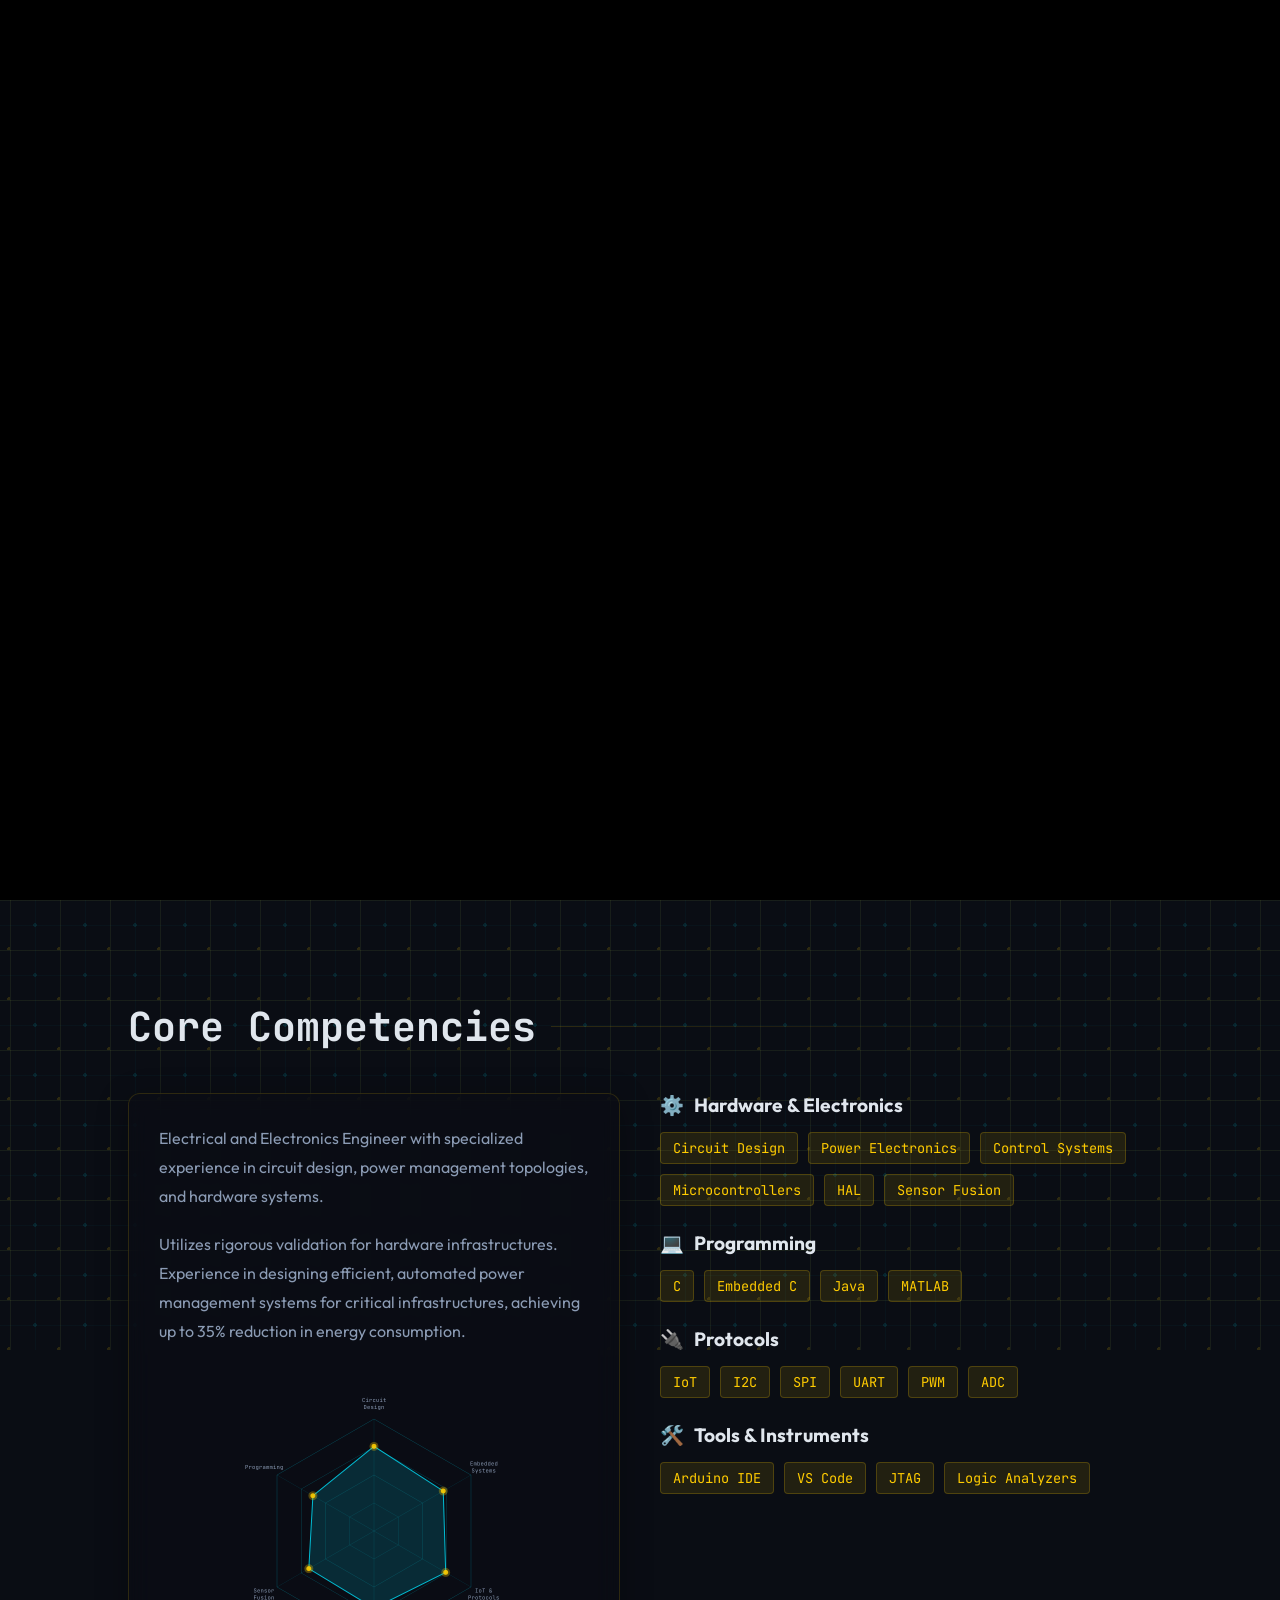
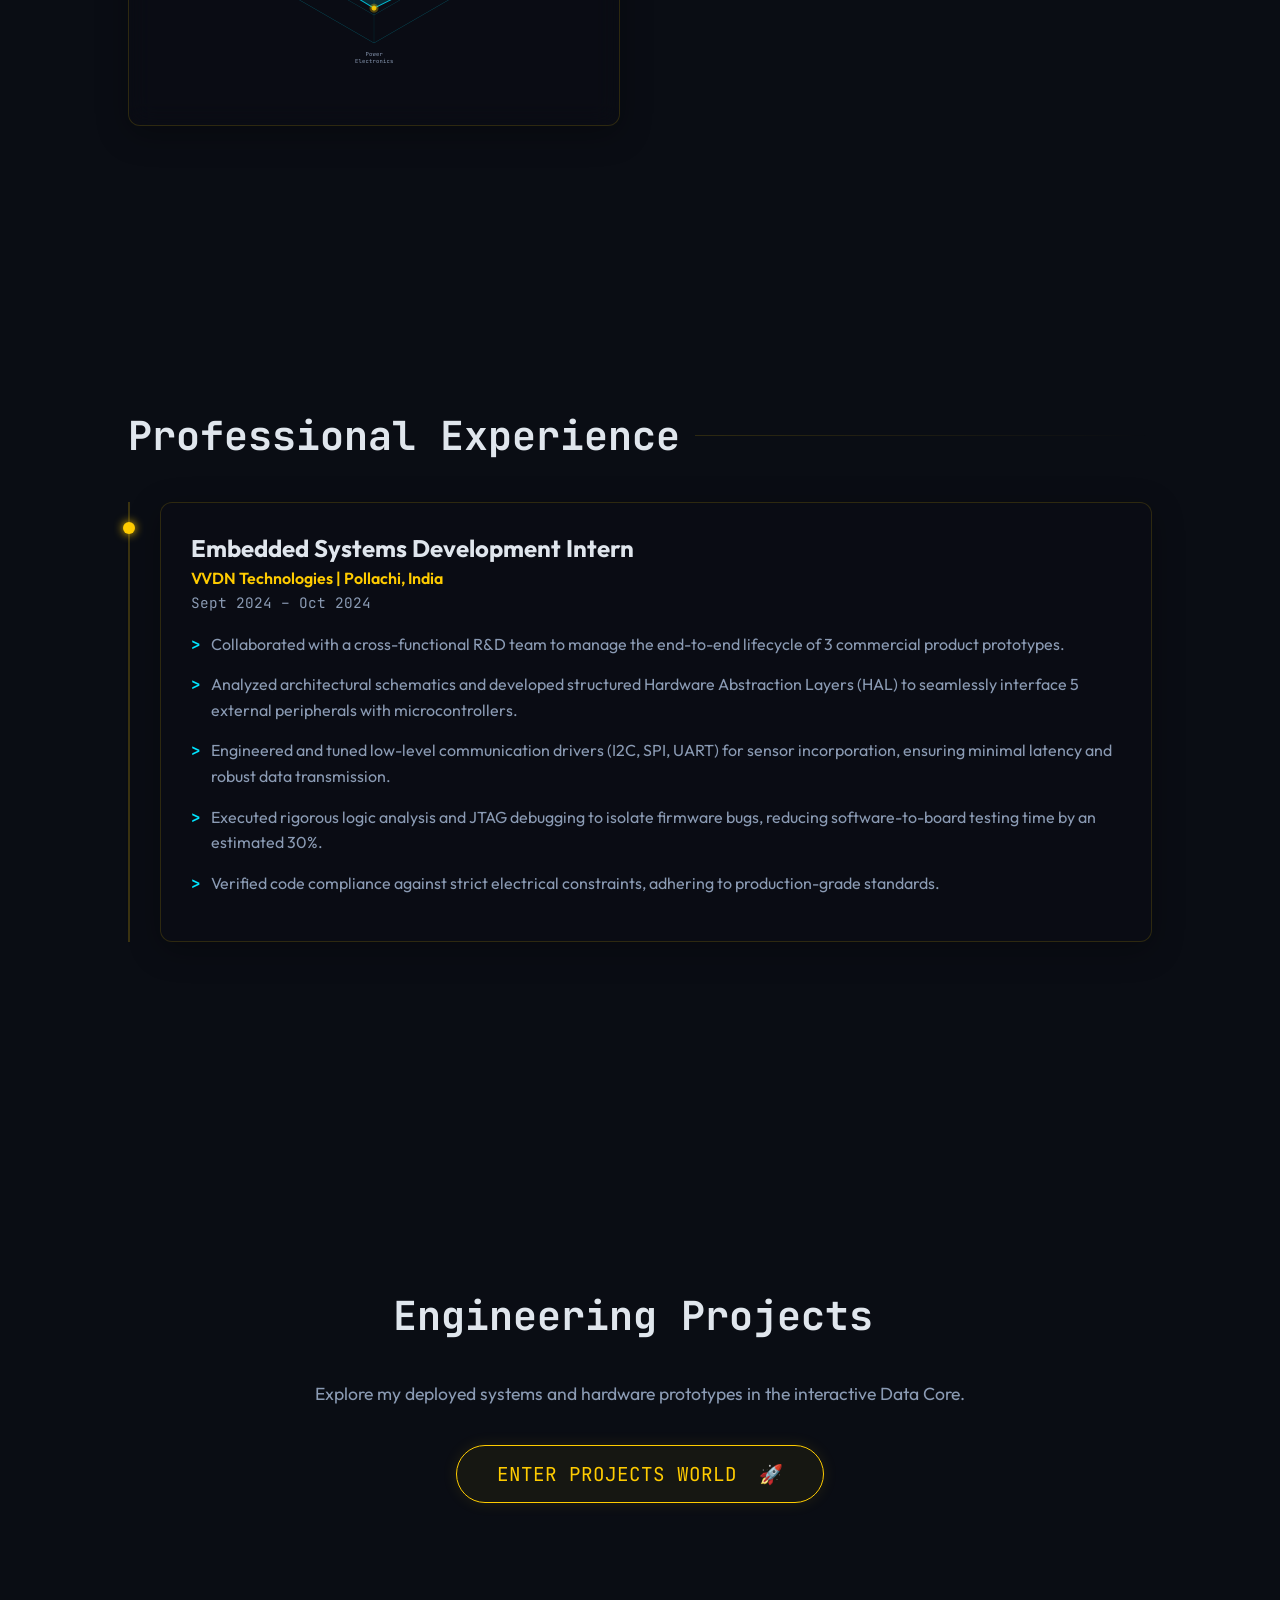
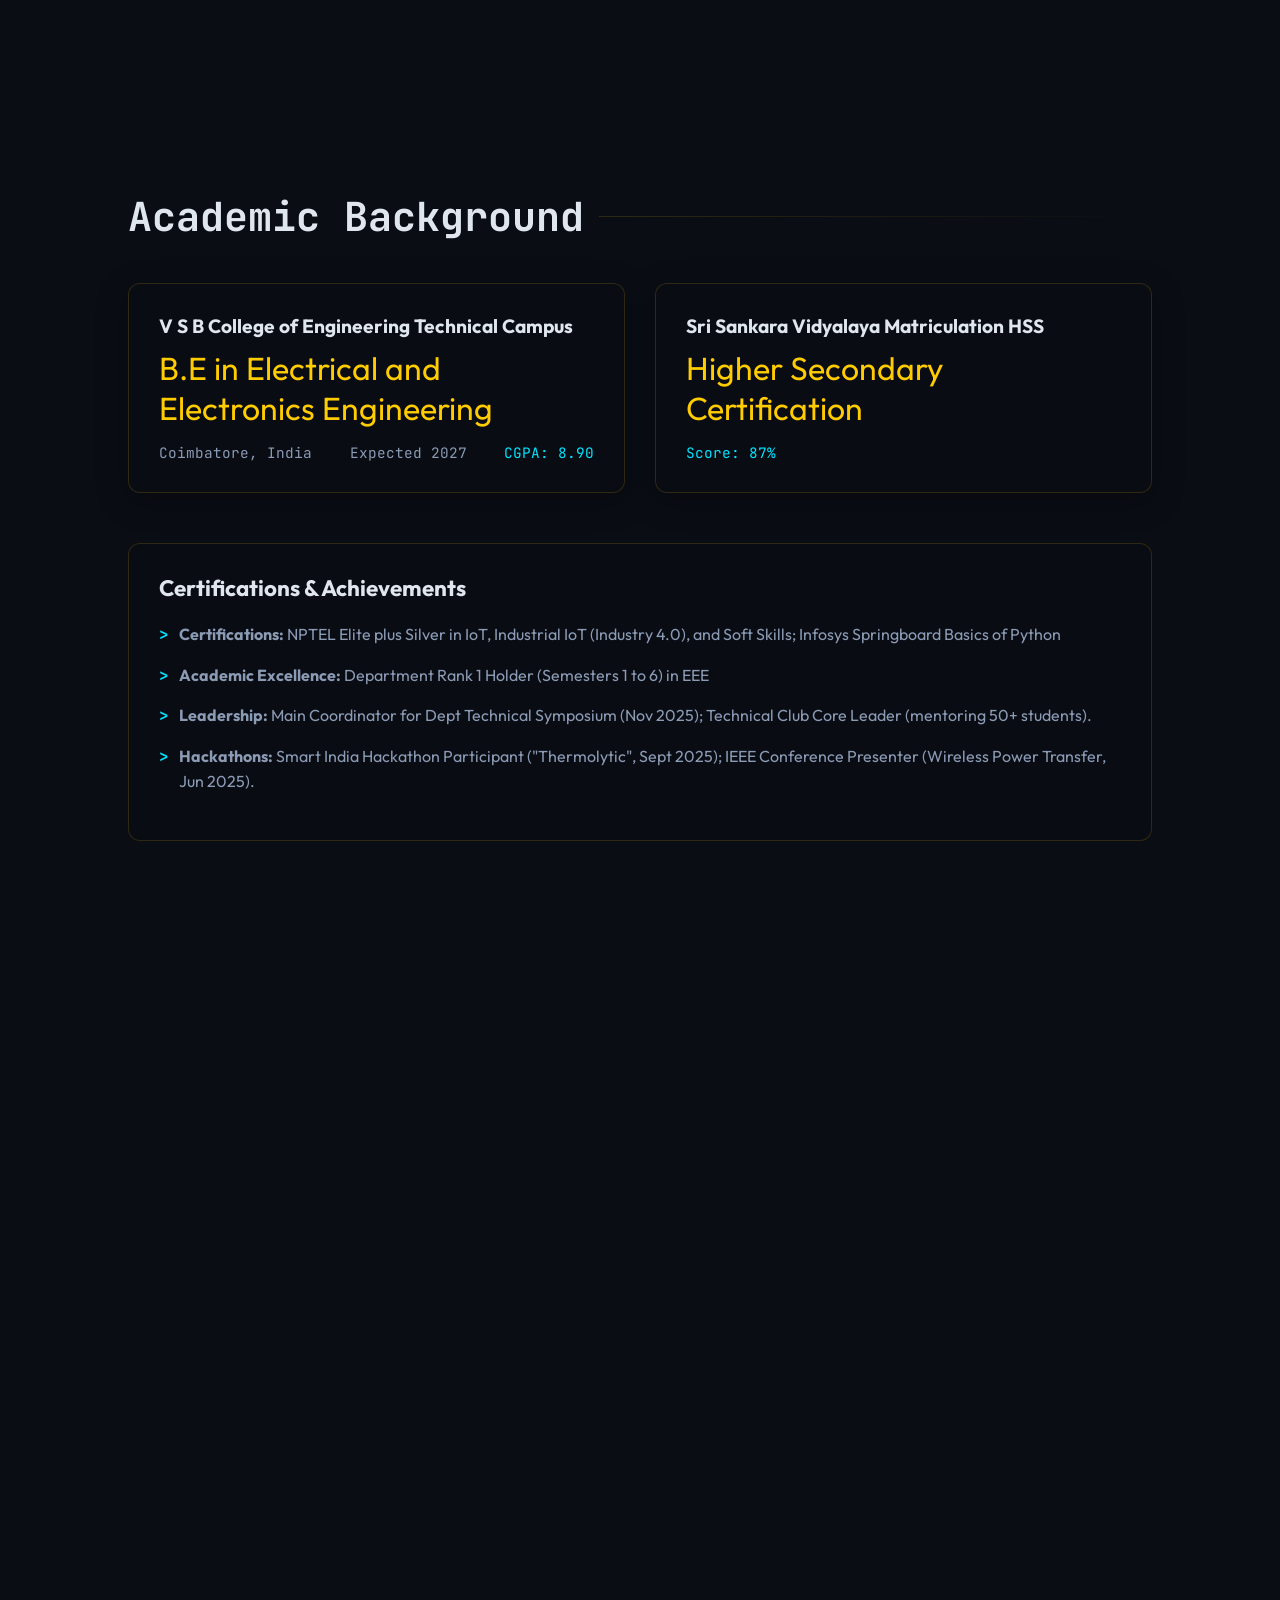
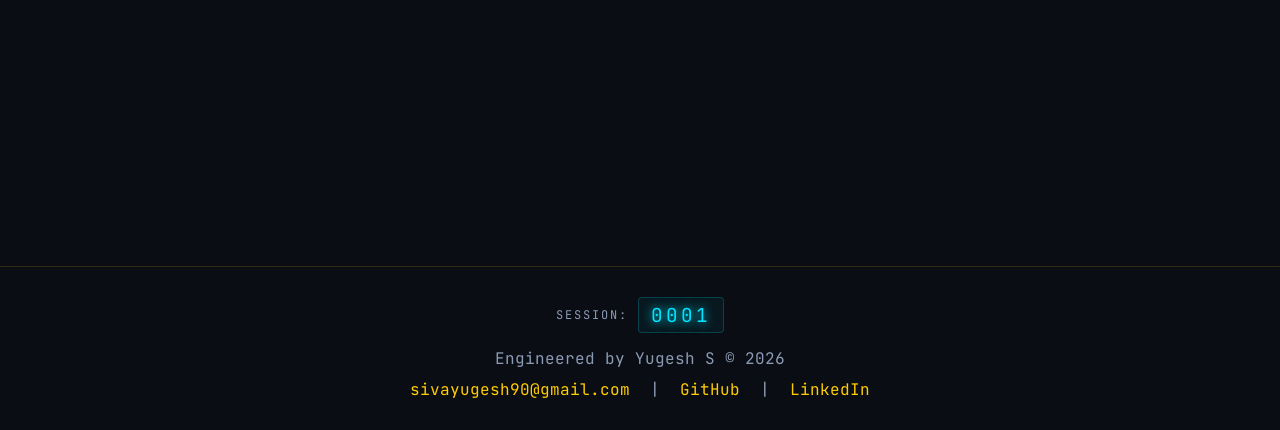
<file: index.html>
<!DOCTYPE html>
<html lang="en">
<head>
    <meta charset="UTF-8">
    <meta name="viewport" content="width=device-width, initial-scale=1.0">
    <title>Yugesh S | Electrical and Electronics Engineer</title>
    <meta name="description" content="Portfolio of Yugesh S, Electrical and Electronics Engineer specializing in power systems, hardware analysis, and sensor fusion.">
    <link rel="preconnect" href="https://fonts.googleapis.com">
    <link rel="preconnect" href="https://fonts.gstatic.com" crossorigin>
    <link href="https://fonts.googleapis.com/css2?family=Outfit:wght@300;400;600;800&family=JetBrains+Mono:wght@400;700&display=swap&v=1.0" rel="stylesheet">
    <link rel="stylesheet" href="styles.css?v=1.0">
</head>
<body>
    <!-- Cinematic Intro Sequence -->
    <div id="intro-overlay">
        <div class="crt-line"></div>
        <div class="crt-content">
            <div class="intro-glitch" data-text="YUGESH S">YUGESH S</div>
            <div class="intro-sub">ELECTRICAL & ELECTRONICS ENGINEER</div>
        </div>
        <div class="flash-bang"></div>
    </div>
    
    <!-- Quantum Spray Transition Canvas -->
    <canvas id="transition-canvas" style="position:fixed; top:0; left:0; width:100%; height:100%; z-index:999998; pointer-events:none; opacity:0; transition:opacity 0.5s ease;"></canvas>

    <!-- Matrix Rain Easter Egg Canvas -->
    <canvas id="matrix-canvas" style="position:fixed; top:0; left:0; width:100%; height:100%; z-index:99999; pointer-events:none; display:none;"></canvas>

    <!-- Projects World SPA (Hidden by default) -->
    <div id="projects-world" style="display: none; position: fixed; top: 0; left: 0; width: 100vw; height: 100vh; z-index: 999999; opacity: 0; transition: opacity 1s ease;">
        <a href="#" class="back-btn" id="return-btn">
            <svg width="24" height="24" viewBox="0 0 24 24" fill="none" stroke="currentColor" stroke-width="2" stroke-linecap="round" stroke-linejoin="round"><path d="M19 12H5M12 19l-7-7 7-7"/></svg>
            RETURN TO BASE
        </a>

        <h1 class="projects-world-title">DATA CORE</h1>

        <div class="carousel-container" id="projects-carousel">
            
            <!-- Project 1 -->
            <div class="glass-card carousel-item" data-tilt>
                <div class="project-content">
                    <div class="project-header">
                        <span class="project-date">2026</span>
                        <h3>Smart Temperature & Gas Detection System</h3>
                        <a href="https://github.com/Yugesh-S/Smart-Temperature-Gas-Detection-System" target="_blank" class="repo-link">Access Database</a>
                    </div>
                    <p>A real-time environmental monitoring system with multi-sensor fusion for temperature and hazardous gas detection with automated alerts.</p>
                    <ul class="terminal-list">
                        <li>Interfaced DHT11 temperature/humidity sensor and MQ gas sensor with Arduino UNO via ADC.</li>
                        <li>Displayed real-time readings on a 16x2 I2C LCD using the LiquidCrystal_I2C library.</li>
                        <li>Implemented threshold-based alert system with LED and buzzer for gas levels exceeding 400 ppm and temperatures above 28°C.</li>
                    </ul>
                    <div class="project-tech">
                        <span>Arduino UNO</span><span>DHT11</span><span>MQ Sensor</span><span>I2C LCD</span>
                    </div>
                </div>
            </div>

            <!-- Project 2 -->
            <div class="glass-card carousel-item" data-tilt>
                <div class="project-content">
                    <div class="project-header">
                        <span class="project-date">Oct 2025</span>
                        <h3>Smart Stick and Glasses for Visually Impaired</h3>
                        <a href="https://github.com/Yugesh-S/Smart-Glasses-and-Stick-for-the-Visually-Impaired" target="_blank" class="repo-link">Access Database</a>
                    </div>
                    <p>A low-latency assistive mobility IoT system designed to eliminate physical navigation hazards.</p>
                    <ul class="terminal-list">
                        <li>Utilized ATmega328P microcontroller for core processing.</li>
                        <li>Configured 4 HC-SR04 ultrasonic sensors with haptic vibration networks via PWM.</li>
                        <li>Achieved 2cm-200cm detection range with &lt;50ms processing response.</li>
                    </ul>
                    <div class="project-tech">
                        <span>ATmega328P</span><span>IoT</span><span>PWM</span><span>HC-SR04</span>
                    </div>
                </div>
            </div>

            <!-- Project 3 -->
            <div class="glass-card carousel-item" data-tilt>
                <div class="project-content">
                    <div class="project-header">
                        <span class="project-date">Mar 2025</span>
                        <h3>Automated Environment-Responsive Street Lighting</h3>
                        <a href="https://github.com/Yugesh-S/LDR-based-Street-light" target="_blank" class="repo-link">Access Database</a>
                    </div>
                    <p>Intelligent power management framework mitigating municipal electrical waste.</p>
                    <ul class="terminal-list">
                        <li>Interfaced LDRs with onboard ADC for switching electromagnetic relays.</li>
                        <li>Eliminated static timer schedules, adapting to real-time ambient light.</li>
                        <li>Projected 35% reduction in grid power consumption by mitigating daytime standby drain.</li>
                    </ul>
                    <div class="project-tech">
                        <span>ADC</span><span>Relays</span><span>LDR</span><span>Power Mgmt</span>
                    </div>
                </div>
            </div>

            <!-- Project 4 -->
            <div class="glass-card carousel-item" data-tilt>
                <div class="project-content">
                    <div class="project-header">
                        <span class="project-date">Nov 2024</span>
                        <h3>Autonomous Fire Fighting Bot</h3>
                        <a href="https://github.com/Yugesh-S/Fire-Fighting-Bot" target="_blank" class="repo-link">Access Database</a>
                    </div>
                    <p>Safety-critical, autonomous mobile robotic vehicle optimized for immediate localized fire suppression.</p>
                    <ul class="terminal-list">
                        <li>Integrated IR flame tracking sensors and thermistors with L298N H-bridge.</li>
                        <li>Automated 5V DC water-pump system with a 95% navigation success rate.</li>
                        <li>Programmed path-correction algorithms for 5-second critical detection window.</li>
                    </ul>
                    <div class="project-tech">
                        <span>Sensor Fusion</span><span>IR Sensors</span><span>L298N</span><span>Robotics</span>
                    </div>
                </div>
            </div>

            <!-- Project 5 -->
            <div class="glass-card carousel-item" data-tilt>
                <div class="project-content">
                    <div class="project-header">
                        <span class="project-date">2024</span>
                        <h3>Line-Following Bot</h3>
                        <a href="https://github.com/Yugesh-S/Line-Following-Bot" target="_blank" class="repo-link">Access Database</a>
                    </div>
                    <p>An autonomous robot capable of detecting and following a line drawn on the floor using IR sensor arrays.</p>
                    <ul class="terminal-list">
                        <li>Processed IR sensor array data to maintain path alignment in real-time.</li>
                        <li>Integrated motor driver logic to control differential drive steering.</li>
                    </ul>
                    <div class="project-tech">
                        <span>IR Sensors</span><span>L298N</span><span>Robotics</span><span>Control Logic</span>
                    </div>
                </div>
            </div>

            <!-- Project 6 -->
            <div class="glass-card carousel-item" data-tilt>
                <div class="project-content">
                    <div class="project-header">
                        <span class="project-date">2024</span>
                        <h3>Smart Irrigation System</h3>
                        <a href="https://github.com/Yugesh-S/Smart-Irrigation-System" target="_blank" class="repo-link">Access Database</a>
                    </div>
                    <p>An automated irrigation system that monitors soil moisture and controls water flow to optimize yield.</p>
                    <ul class="terminal-list">
                        <li>Interfaced soil moisture sensors with microcontrollers for data logging.</li>
                        <li>Automated water pump actuation via relays based on threshold logic.</li>
                    </ul>
                    <div class="project-tech">
                        <span>IoT</span><span>Soil Moisture</span><span>Relays</span><span>Automation</span>
                    </div>
                </div>
            </div>

        </div>

        <div class="scroll-indicator-projects">
            <span class="glitch-text-small">SCROLL TO BROWSE</span>
            <div class="mouse-icon">
                <div class="wheel-icon"></div>
            </div>
        </div>
    </div>

    <div class="cursor-glow"></div>
    
    <!-- Animated PCB Background -->
    <div class="pcb-grid"></div>
    <canvas id="particle-canvas" class="hide-initially"></canvas>

    <!-- Scroll Progress Circuit Line -->
    <svg class="scroll-circuit" viewBox="0 0 100 1000" preserveAspectRatio="none">
        <path id="circuit-path" d="M 50,0 L 50,150 L 80,180 L 80,300 L 20,360 L 20,500 L 80,560 L 80,750 L 50,780 L 50,1000" />
    </svg>

    <nav class="navbar hide-initially">
        <div class="nav-logo">YS</div>
        <div class="nav-links">
            <a href="#hero" class="nav-link active">Home</a>
            <a href="#about" class="nav-link">About</a>
            <a href="#experience" class="nav-link">Experience</a>
            <a href="projects.html" class="nav-link" id="projects-nav-link">Projects</a>
            <a href="#education" class="nav-link">Education</a>
            <a href="#contact" class="nav-link">Contact</a>
        </div>
        <!-- Circuit Breaker Theme Toggle -->
        <div class="circuit-breaker" id="theme-toggle" title="Toggle Theme">
            <div class="breaker-track">
                <div class="breaker-handle"></div>
            </div>
            <span class="breaker-label">AC/DC</span>
        </div>
    </nav>

    <main id="scroll-container">
        <!-- Hero Section -->
        <section id="hero" class="section hero-section">
            <div class="hero-content hide-initially">
                <div class="status-badge"><span class="pulse"></span> Grid Synchronized</div>
                <h1 class="glitch-text" data-text="YUGESH S" id="hero-name">YUGESH S</h1>
                <h2 class="subtitle type-wrap">Electrical and Electronics Engineer</h2>
                <p class="hero-desc">Specializing in circuit design, power electronics, control systems, and automated hardware infrastructures.</p>
                
                <!-- Interactive Hacker Terminal -->
                <div class="hacker-terminal">
                    <div class="term-header">
                        <span class="term-dot red"></span>
                        <span class="term-dot yellow"></span>
                        <span class="term-dot green"></span>
                        <span class="term-title">visitor@yugesh-portfolio:~$</span>
                    </div>
                    <div class="term-body" id="terminal-output">
                        <div class="term-line"><span class="term-response">System initialized. Type <span style="color:var(--accent-cyan)">help</span> to see available commands.</span></div>
                    </div>
                    <div class="term-input-line">
                        <span class="term-prompt">❯</span>
                        <input type="text" id="terminal-input" class="term-input" autocomplete="off" spellcheck="false" placeholder="type a command...">
                        <span class="term-cursor"></span>
                    </div>
                </div>

                <div class="hero-cta">
                    <button class="btn btn-primary" id="contact-btn" data-email="sivayugesh90@gmail.com">Copy Email Address</button>
                    <button class="btn-schematic" id="resume-btn">
                        <span class="btn-schematic-text">⬇ Download Schematics</span>
                        <div class="voltage-meter"><div class="voltage-fill"></div></div>
                    </button>
                    <div class="social-links">
                        <a href="https://www.linkedin.com/in/yugesh-s-5b5b79280/" target="_blank" class="icon-link" aria-label="LinkedIn">
                            <svg viewBox="0 0 24 24" fill="currentColor"><path d="M19 0h-14c-2.761 0-5 2.239-5 5v14c0 2.761 2.239 5 5 5h14c2.762 0 5-2.239 5-5v-14c0-2.761-2.238-5-5-5zm-11 19h-3v-11h3v11zm-1.5-12.268c-.966 0-1.75-.79-1.75-1.764s.784-1.764 1.75-1.764 1.75.79 1.75 1.764-.783 1.764-1.75 1.764zm13.5 12.268h-3v-5.604c0-3.368-4-3.113-4 0v5.604h-3v-11h3v1.765c1.396-2.586 7-2.777 7 2.476v6.759z"/></svg>
                        </a>
                        <a href="https://github.com/Yugesh-S" target="_blank" class="icon-link" aria-label="GitHub">
                            <svg viewBox="0 0 24 24" fill="currentColor"><path d="M12 0c-6.626 0-12 5.373-12 12 0 5.302 3.438 9.8 8.207 11.387.599.111.793-.261.793-.577v-2.234c-3.338.726-4.033-1.416-4.033-1.416-.546-1.387-1.333-1.756-1.333-1.756-1.089-.745.083-.729.083-.729 1.205.084 1.839 1.237 1.839 1.237 1.07 1.834 2.807 1.304 3.492.997.107-.775.418-1.305.762-1.604-2.665-.305-5.467-1.334-5.467-5.931 0-1.311.469-2.381 1.236-3.221-.124-.303-.535-1.524.117-3.176 0 0 1.008-.322 3.301 1.23.957-.266 1.983-.399 3.003-.404 1.02.005 2.047.138 3.006.404 2.291-1.552 3.297-1.23 3.297-1.23.653 1.653.242 2.874.118 3.176.77.84 1.235 1.911 1.235 3.221 0 4.609-2.807 5.624-5.479 5.921.43.372.823 1.102.823 2.222v3.293c0 .319.192.694.801.576 4.765-1.589 8.199-6.086 8.199-11.386 0-6.627-5.373-12-12-12z"/></svg>
                        </a>
                    </div>
                </div>
            </div>
        </section>

        <!-- About & Skills Section -->
        <section id="about" class="section">
            <h2 class="section-title reveal">Core Competencies</h2>
            <div class="about-grid">
                <div class="glass-card about-text reveal">
                    <p>Electrical and Electronics Engineer with specialized experience in circuit design, power management topologies, and hardware systems.</p>
                    <p>Utilizes rigorous validation for hardware infrastructures. Experience in designing efficient, automated power management systems for critical infrastructures, achieving up to 35% reduction in energy consumption.</p>
                    <!-- Interactive Skills Radar Chart -->
                    <div class="radar-chart-container">
                        <canvas id="radar-chart"></canvas>
                    </div>
                </div>
                
                <div class="skills-container reveal">
                    <div class="skill-category">
                        <h3><span class="icon">⚙️</span> Hardware & Electronics</h3>
                        <div class="tags">
                            <span>Circuit Design</span><span>Power Electronics</span><span>Control Systems</span><span>Microcontrollers</span><span>HAL</span><span>Sensor Fusion</span>
                        </div>
                    </div>
                    <div class="skill-category">
                        <h3><span class="icon">💻</span> Programming</h3>
                        <div class="tags">
                            <span>C</span><span>Embedded C</span><span>Java</span><span>MATLAB</span>
                        </div>
                    </div>
                    <div class="skill-category">
                        <h3><span class="icon">🔌</span> Protocols</h3>
                        <div class="tags">
                            <span>IoT</span><span>I2C</span><span>SPI</span><span>UART</span><span>PWM</span><span>ADC</span>
                        </div>
                    </div>
                    <div class="skill-category">
                        <h3><span class="icon">🛠️</span> Tools & Instruments</h3>
                        <div class="tags">
                            <span>Arduino IDE</span><span>VS Code</span><span>JTAG</span><span>Logic Analyzers</span>
                        </div>
                    </div>
                </div>
            </div>
        </section>

        <!-- Experience Section -->
        <section id="experience" class="section">
            <h2 class="section-title reveal">Professional Experience</h2>
            <div class="timeline reveal">
                <div class="timeline-item">
                    <div class="timeline-dot"></div>
                    <div class="glass-card experience-card">
                        <div class="exp-header">
                            <h3>Embedded Systems Development Intern</h3>
                            <span class="company">VVDN Technologies | Pollachi, India</span>
                            <span class="date">Sept 2024 – Oct 2024</span>
                        </div>
                        <ul class="terminal-list">
                            <li>Collaborated with a cross-functional R&D team to manage the end-to-end lifecycle of 3 commercial product prototypes.</li>
                            <li>Analyzed architectural schematics and developed structured Hardware Abstraction Layers (HAL) to seamlessly interface 5 external peripherals with microcontrollers.</li>
                            <li>Engineered and tuned low-level communication drivers (I2C, SPI, UART) for sensor incorporation, ensuring minimal latency and robust data transmission.</li>
                            <li>Executed rigorous logic analysis and JTAG debugging to isolate firmware bugs, reducing software-to-board testing time by an estimated 30%.</li>
                            <li>Verified code compliance against strict electrical constraints, adhering to production-grade standards.</li>
                        </ul>
                    </div>
                </div>
            </div>
        </section>

        <!-- Portal to Projects -->
        <section id="projects-portal" class="section" style="align-items: center; text-align: center; min-height: 60vh;">
            <h2 class="section-title reveal" style="justify-content: center;">Engineering Projects</h2>
            <p class="reveal" style="color: var(--text-secondary); margin-bottom: 40px; font-size: 1.1rem;">
                Explore my deployed systems and hardware prototypes in the interactive Data Core.
            </p>
            <a href="projects.html" class="btn-primary reveal enter-world-btn" style="font-size: 1.2rem; padding: 15px 40px; border-radius: 50px;">
                ENTER PROJECTS WORLD <span style="margin-left: 10px;">🚀</span>
            </a>
        </section>

        <!-- Education Section -->
        <section id="education" class="section">
            <h2 class="section-title reveal">Academic Background</h2>
            <div class="education-container reveal">
                
                <div class="glass-card edu-card">
                    <h3>V S B College of Engineering Technical Campus</h3>
                    <p class="subtitle">B.E in Electrical and Electronics Engineering</p>
                    <div class="edu-meta">
                        <span>Coimbatore, India</span>
                        <span>Expected 2027</span>
                        <span class="highlight">CGPA: 8.90</span>
                    </div>
                </div>

                <div class="glass-card edu-card">
                    <h3>Sri Sankara Vidyalaya Matriculation HSS</h3>
                    <p class="subtitle">Higher Secondary Certification</p>
                    <div class="edu-meta">
                        <span class="highlight">Score: 87%</span>
                    </div>
                </div>

                <div class="achievements mt-4">
                    <h3>Certifications & Achievements</h3>
                    <ul class="terminal-list">
                        <li><strong>Certifications:</strong> NPTEL Elite plus Silver in IoT, Industrial IoT (Industry 4.0), and Soft Skills; Infosys Springboard Basics of Python</li>
                        <li><strong>Academic Excellence:</strong> Department Rank 1 Holder (Semesters 1 to 6) in EEE</li>
                        <li><strong>Leadership:</strong> Main Coordinator for Dept Technical Symposium (Nov 2025); Technical Club Core Leader (mentoring 50+ students).</li>
                        <li><strong>Hackathons:</strong> Smart India Hackathon Participant ("Thermolytic", Sept 2025); IEEE Conference Presenter (Wireless Power Transfer, Jun 2025).</li>
                    </ul>
                </div>
            </div>
        </section>

        <!-- Oscilloscope Contact Section -->
        <section id="contact" class="section">
            <h2 class="section-title reveal">Signal Transmission</h2>
            <div class="oscilloscope-container reveal">
                <div class="scope-screen">
                    <canvas id="scope-canvas"></canvas>
                    <div class="scope-readouts">
                        <div class="readout">
                            <span class="readout-label">FREQ</span>
                            <span class="readout-value">24/7</span>
                        </div>
                        <div class="readout">
                            <span class="readout-label">STATUS</span>
                            <span class="readout-value active-signal">● ONLINE</span>
                        </div>
                        <div class="readout">
                            <span class="readout-label">CH1</span>
                            <span class="readout-value">EMAIL</span>
                        </div>
                    </div>
                </div>
                <div class="scope-controls">
                    <div class="contact-channel">
                        <h3>📧 Primary Channel</h3>
                        <button class="scope-btn" id="scope-email-btn" data-email="sivayugesh90@gmail.com">
                            sivayugesh90@gmail.com
                            <span class="copy-flash">COPIED!</span>
                        </button>
                    </div>
                    <div class="contact-channel">
                        <h3>🔗 Data Links</h3>
                        <div class="scope-links">
                            <a href="https://www.linkedin.com/in/yugesh-s-5b5b79280/" target="_blank" class="scope-link">
                                <span class="link-indicator"></span> LinkedIn
                            </a>
                            <a href="https://github.com/Yugesh-S" target="_blank" class="scope-link">
                                <span class="link-indicator"></span> GitHub
                            </a>
                        </div>
                    </div>
                    <div class="contact-channel">
                        <h3>📍 Location Signal</h3>
                        <p class="location-text">Coimbatore, India</p>
                    </div>
                </div>
            </div>
        </section>
        
        <footer>
            <div class="led-counter">
                <span class="led-label">SESSION:</span>
                <span class="led-digits" id="visit-counter">0000</span>
            </div>
            <p>Engineered by Yugesh S &copy; 2026</p>
            <div class="footer-links">
                <a href="mailto:sivayugesh90@gmail.com" class="email-link">sivayugesh90@gmail.com</a> | 
                <a href="https://github.com/Yugesh-S" target="_blank">GitHub</a> | 
                <a href="https://www.linkedin.com/in/yugesh-s-5b5b79280/" target="_blank">LinkedIn</a>
            </div>
        </footer>
    </main>
    <script src="script.js?v=2.0"></script>
</body>
</html>
</file>
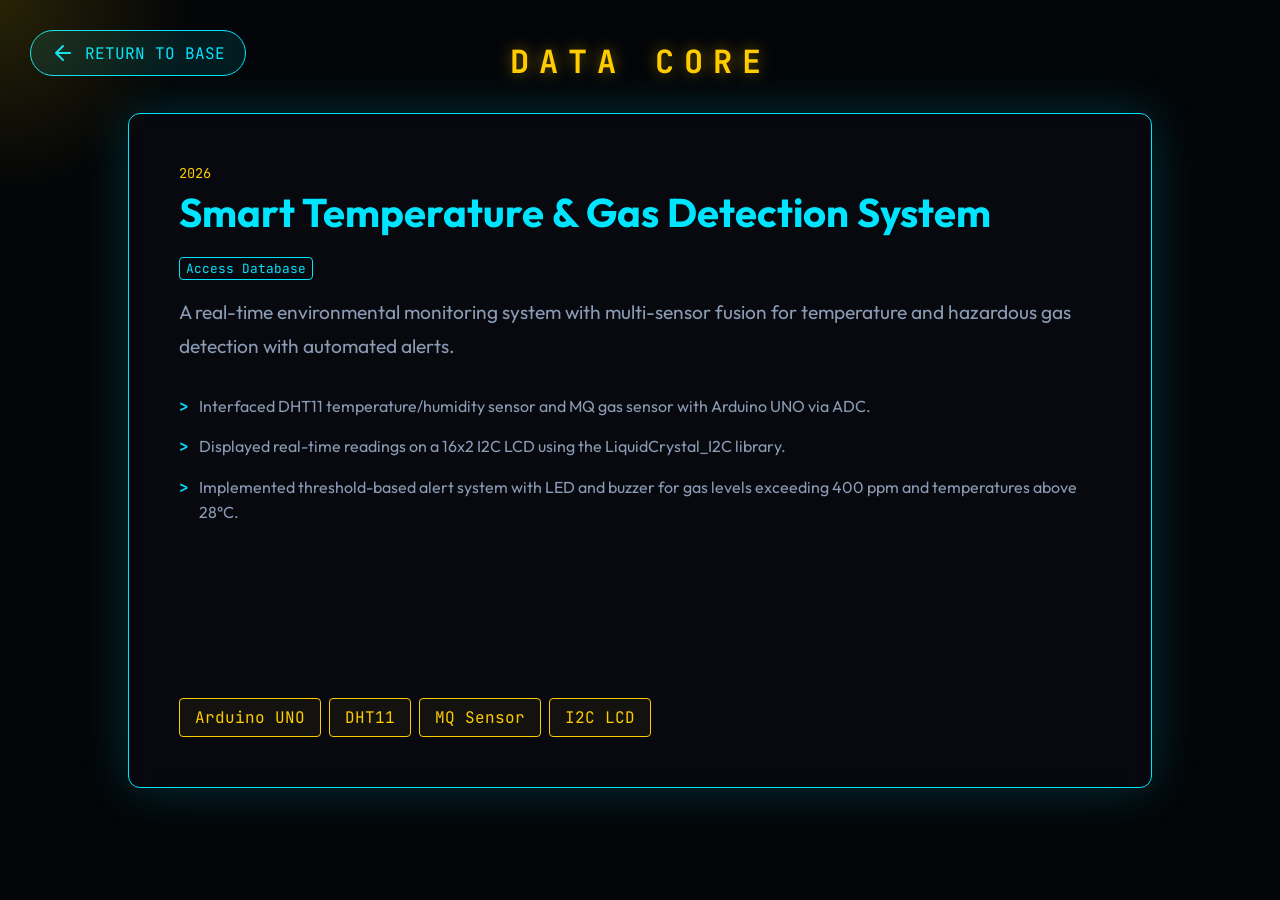
<file: projects.html>
<!DOCTYPE html>
<html lang="en">
<head>
    <meta charset="UTF-8">
    <meta name="viewport" content="width=device-width, initial-scale=1.0">
    <title>Yugesh S | Engineering Projects Core</title>
    <link rel="preconnect" href="https://fonts.googleapis.com">
    <link rel="preconnect" href="https://fonts.gstatic.com" crossorigin>
    <link href="https://fonts.googleapis.com/css2?family=Outfit:wght@300;400;600;800&family=JetBrains+Mono:wght@400;700&display=swap" rel="stylesheet">
    <link rel="stylesheet" href="styles.css">
    <style>
        /* Override styles for the New World */
        body, html {
            overflow: hidden; /* No vertical scrolling in the new world */
            background-color: #030508; /* Even darker */
            animation: worldFadeIn 1s ease-out;
        }
        
        @keyframes worldFadeIn {
            from { opacity: 0; transform: scale(1.05); }
            to { opacity: 1; transform: scale(1); }
        }
        
        .matrix-bg {
            position: fixed;
            top: 0;
            left: 0;
            width: 100%;
            height: 100%;
            background: 
                radial-gradient(circle at center, transparent 0%, #030508 80%),
                repeating-linear-gradient(0deg, rgba(0, 229, 255, 0.03) 0px, rgba(0, 229, 255, 0.03) 1px, transparent 1px, transparent 10px),
                repeating-linear-gradient(90deg, rgba(0, 229, 255, 0.03) 0px, rgba(0, 229, 255, 0.03) 1px, transparent 1px, transparent 10px);
            z-index: -2;
        }

        .back-btn {
            position: fixed;
            top: 30px;
            left: 30px;
            z-index: 1000;
            display: flex;
            align-items: center;
            gap: 10px;
            color: var(--accent-green);
            font-family: var(--font-mono);
            text-decoration: none;
            padding: 10px 20px;
            border: 1px solid var(--accent-green);
            border-radius: 30px;
            background: rgba(0, 229, 255, 0.1);
            backdrop-filter: blur(10px);
            transition: all 0.3s ease;
        }
        
        .back-btn:hover {
            background: var(--accent-green);
            color: #000;
            box-shadow: 0 0 20px var(--accent-green);
        }

        .projects-world-title {
            position: fixed;
            top: 40px;
            left: 50%;
            transform: translateX(-50%);
            font-family: var(--font-mono);
            color: var(--accent-cyan);
            font-size: 2rem;
            letter-spacing: 10px;
            text-shadow: 0 0 15px rgba(255, 204, 0, 0.5);
            z-index: 100;
            animation: glitch-skew 2s infinite linear alternate-reverse;
        }

        .carousel-container {
            display: flex;
            width: 100vw;
            height: 100vh;
            overflow-x: auto;
            overflow-y: hidden;
            scroll-snap-type: x mandatory;
            scroll-behavior: smooth;
            align-items: center;
            padding: 0; /* Removed padding */
        }
        
        /* Hide scrollbar for a cleaner look */
        .carousel-container::-webkit-scrollbar {
            display: none;
        }
        
        .carousel-item {
            flex: 0 0 80vw; /* Take up 80% of viewport width */
            scroll-snap-align: center;
            margin: 0 10vw; /* 10vw left + 80vw card + 10vw right = exactly 100vw */
            height: 75vh;
            opacity: 0.3;
            transform: scale(0.8);
            transition: all 0.6s cubic-bezier(0.16, 1, 0.3, 1);
        }
        
        /* The active card in the center gets scaled up */
        .carousel-item:hover,
        .carousel-item.in-view {
            opacity: 1;
            transform: scale(1);
            box-shadow: 0 0 50px rgba(0, 229, 255, 0.2);
            border-color: var(--accent-green);
        }

        .carousel-item .project-content {
            height: 100%;
            display: flex;
            flex-direction: column;
            justify-content: center;
            padding: 20px;
        }

        .carousel-item h3 {
            font-size: 2.5rem;
            color: var(--accent-green);
            margin-bottom: 20px;
        }
        
        .carousel-item p {
            font-size: 1.2rem;
            line-height: 1.8;
            margin-bottom: 30px;
        }

        .carousel-item .project-tech {
            margin-top: auto;
        }

        .carousel-item .project-tech span {
            font-size: 1rem;
            padding: 8px 15px;
            border: 1px solid var(--accent-cyan);
            color: var(--accent-cyan);
            background: rgba(255, 204, 0, 0.05);
        }

    </style>
</head>
<body>

    <div class="cursor-glow"></div>
    <div class="matrix-bg"></div>
    <canvas id="warp-canvas" style="position:fixed; top:0; left:0; width:100%; height:100%; z-index:-1;"></canvas>

    <a href="index.html" class="back-btn" id="return-btn">
        <svg width="24" height="24" viewBox="0 0 24 24" fill="none" stroke="currentColor" stroke-width="2" stroke-linecap="round" stroke-linejoin="round"><path d="M19 12H5M12 19l-7-7 7-7"/></svg>
        RETURN TO BASE
    </a>

    <h1 class="projects-world-title">DATA CORE</h1>

    <div class="carousel-container" id="projects-carousel">
        
        <!-- Project 1 -->
        <div class="glass-card carousel-item" data-tilt>
            <div class="project-content">
                <div class="project-header">
                    <span class="project-date">2026</span>
                    <h3>Smart Temperature & Gas Detection System</h3>
                    <a href="https://github.com/Yugesh-S/Smart-Temperature-Gas-Detection-System" target="_blank" class="repo-link">Access Database</a>
                </div>
                <p>A real-time environmental monitoring system with multi-sensor fusion for temperature and hazardous gas detection with automated alerts.</p>
                <ul class="terminal-list">
                    <li>Interfaced DHT11 temperature/humidity sensor and MQ gas sensor with Arduino UNO via ADC.</li>
                    <li>Displayed real-time readings on a 16x2 I2C LCD using the LiquidCrystal_I2C library.</li>
                    <li>Implemented threshold-based alert system with LED and buzzer for gas levels exceeding 400 ppm and temperatures above 28°C.</li>
                </ul>
                <div class="project-tech">
                    <span>Arduino UNO</span><span>DHT11</span><span>MQ Sensor</span><span>I2C LCD</span>
                </div>
            </div>
        </div>

        <!-- Project 2 -->
        <div class="glass-card carousel-item" data-tilt>
            <div class="project-content">
                <div class="project-header">
                    <span class="project-date">Oct 2025</span>
                    <h3>Smart Stick and Glasses for Visually Impaired</h3>
                    <a href="https://github.com/Yugesh-S/Smart-Glasses-and-Stick-for-the-Visually-Impaired" target="_blank" class="repo-link">Access Database</a>
                </div>
                <p>A low-latency assistive mobility IoT system designed to eliminate physical navigation hazards.</p>
                <ul class="terminal-list">
                    <li>Utilized ATmega328P microcontroller for core processing.</li>
                    <li>Configured 4 HC-SR04 ultrasonic sensors with haptic vibration networks via PWM.</li>
                    <li>Achieved 2cm-200cm detection range with <50ms processing response.</li>
                </ul>
                <div class="project-tech">
                    <span>ATmega328P</span><span>IoT</span><span>PWM</span><span>HC-SR04</span>
                </div>
            </div>
        </div>

        <!-- Project 2 -->
        <div class="glass-card carousel-item" data-tilt>
            <div class="project-content">
                <div class="project-header">
                    <span class="project-date">Mar 2025</span>
                    <h3>Automated Environment-Responsive Street Lighting</h3>
                    <a href="https://github.com/Yugesh-S/LDR-based-Street-light" target="_blank" class="repo-link">Access Database</a>
                </div>
                <p>Intelligent power management framework mitigating municipal electrical waste.</p>
                <ul class="terminal-list">
                    <li>Interfaced LDRs with onboard ADC for switching electromagnetic relays.</li>
                    <li>Eliminated static timer schedules, adapting to real-time ambient light.</li>
                    <li>Projected 35% reduction in grid power consumption by mitigating daytime standby drain.</li>
                </ul>
                <div class="project-tech">
                    <span>ADC</span><span>Relays</span><span>LDR</span><span>Power Mgmt</span>
                </div>
            </div>
        </div>

        <!-- Project 3 -->
        <div class="glass-card carousel-item" data-tilt>
            <div class="project-content">
                <div class="project-header">
                    <span class="project-date">Nov 2024</span>
                    <h3>Autonomous Fire Fighting Bot</h3>
                    <a href="https://github.com/Yugesh-S/Fire-Fighting-Bot" target="_blank" class="repo-link">Access Database</a>
                </div>
                <p>Safety-critical, autonomous mobile robotic vehicle optimized for immediate localized fire suppression.</p>
                <ul class="terminal-list">
                    <li>Integrated IR flame tracking sensors and thermistors with L298N H-bridge.</li>
                    <li>Automated 5V DC water-pump system with a 95% navigation success rate.</li>
                    <li>Programmed path-correction algorithms for 5-second critical detection window.</li>
                </ul>
                <div class="project-tech">
                    <span>Sensor Fusion</span><span>IR Sensors</span><span>L298N</span><span>Robotics</span>
                </div>
            </div>
        </div>

        <!-- Project 4 -->
        <div class="glass-card carousel-item" data-tilt>
            <div class="project-content">
                <div class="project-header">
                    <span class="project-date">2024</span>
                    <h3>Line-Following Bot</h3>
                    <a href="https://github.com/Yugesh-S/Line-Following-Bot" target="_blank" class="repo-link">Access Database</a>
                </div>
                <p>An autonomous robot capable of detecting and following a line drawn on the floor using IR sensor arrays.</p>
                <ul class="terminal-list">
                    <li>Processed IR sensor array data to maintain path alignment in real-time.</li>
                    <li>Integrated motor driver logic to control differential drive steering.</li>
                </ul>
                <div class="project-tech">
                    <span>IR Sensors</span><span>L298N</span><span>Robotics</span><span>Control Logic</span>
                </div>
            </div>
        </div>

        <!-- Project 5 -->
        <div class="glass-card carousel-item" data-tilt>
            <div class="project-content">
                <div class="project-header">
                    <span class="project-date">2024</span>
                    <h3>Smart Irrigation System</h3>
                    <a href="https://github.com/Yugesh-S/Smart-Irrigation-System" target="_blank" class="repo-link">Access Database</a>
                </div>
                <p>An automated irrigation system that monitors soil moisture and controls water flow to optimize yield.</p>
                <ul class="terminal-list">
                    <li>Interfaced soil moisture sensors with microcontrollers for data logging.</li>
                    <li>Automated water pump actuation via relays based on threshold logic.</li>
                </ul>
                <div class="project-tech">
                    <span>IoT</span><span>Soil Moisture</span><span>Relays</span><span>Automation</span>
                </div>
            </div>
        </div>

    </div>
    
    <!-- We will use a script to add the warp transition going BACK as well -->
    <script src="script.js"></script>
</body>
</html>
</file>
<file: styles.css>
:root {
    --bg-color: #0a0d14;
    --text-primary: #e0e6ed;
    --text-secondary: #8b9bb4;
    --accent-cyan: #ffcc00; /* High Voltage Yellow */
    --accent-green: #00e5ff; /* Electric Arc Blue */
    --glass-bg: rgba(10, 13, 20, 0.6);
    --glass-border: rgba(255, 204, 0, 0.15);
    
    --font-main: 'Outfit', sans-serif;
    --font-mono: 'JetBrains Mono', monospace;
}

/* Cinematic CRT/Flash Intro */

#intro-overlay {
    position: fixed;
    top: 0;
    left: 0;
    width: 100%;
    height: 100vh;
    background-color: #000;
    z-index: 10000;
    display: flex;
    justify-content: center;
    align-items: center;
    overflow: hidden;
}

.crt-line {
    position: absolute;
    width: 2px;
    height: 0%;
    background: var(--accent-cyan);
    box-shadow: 0 0 20px var(--accent-cyan);
    animation: drawLine 0.7s cubic-bezier(0.8, 0, 0.2, 1) forwards;
}

@keyframes drawLine {
    0% { height: 0%; opacity: 1; }
    50% { height: 100%; opacity: 1; transform: scaleY(1); }
    100% { height: 100%; opacity: 0; transform: scaleX(800); }
}

.crt-content {
    opacity: 0;
    text-align: center;
    animation: revealContent 0.1s 0.65s forwards;
}

@keyframes revealContent {
    to { opacity: 1; }
}

.intro-glitch {
    font-family: var(--font-mono);
    font-size: 5rem;
    font-weight: 800;
    color: var(--text-primary);
    position: relative;
    letter-spacing: 5px;
    text-shadow: 2px 0 var(--accent-cyan), -2px 0 var(--accent-green);
    animation: cinematicExpand 1.5s 1.5s forwards;
}

.intro-sub {
    font-family: var(--font-mono);
    color: var(--accent-green);
    margin-top: 15px;
    letter-spacing: 5px;
    font-size: 1.2rem;
    animation: cinematicExpandSub 1.5s 1.5s forwards;
}

@keyframes cinematicExpand {
    to { letter-spacing: 60px; opacity: 0; filter: blur(20px); transform: scale(2); }
}

@keyframes cinematicExpandSub {
    to { letter-spacing: 20px; opacity: 0; filter: blur(10px); }
}

.flash-bang {
    position: absolute;
    top: 0;
    left: 0;
    width: 100%;
    height: 100%;
    background: #fff;
    opacity: 0;
    pointer-events: none;
    animation: flashBang 1.5s 2.7s forwards;
}

@keyframes flashBang {
    0% { opacity: 0; }
    15% { opacity: 1; }
    100% { opacity: 0; }
}

/* Staggered Entry for elements */
.hide-initially {
    opacity: 0;
    transform: translateY(20px);
}

.nav-enter {
    animation: dropDown 1s cubic-bezier(0.16, 1, 0.3, 1) forwards;
}

.hero-enter {
    animation: fadeUp 1.2s cubic-bezier(0.16, 1, 0.3, 1) 0.3s forwards;
}

.canvas-enter {
    animation: fadeIn 2s ease forwards;
}

@keyframes dropDown {
    from { opacity: 0; transform: translate(-50%, -30px); }
    to { opacity: 1; transform: translate(-50%, 0); }
}

@keyframes fadeUp {
    from { opacity: 0; transform: translateY(30px); }
    to { opacity: 1; transform: translateY(0); }
}

@keyframes fadeIn {
    from { opacity: 0; transform: translateY(20px); }
    to { opacity: 1; transform: translateY(0); }
}

/* Space Zoom Transition */
body.entering-space {
    overflow: hidden;
}

#particle-canvas.zoom-in {
    transform-origin: center center;
    animation: constellationZoom 1.5s cubic-bezier(0.7, 0, 0.1, 1) forwards;
}

#scroll-container.fade-out {
    animation: fadeContent 0.5s ease forwards;
}

@keyframes constellationZoom {
    0% { transform: scale(1); opacity: 1; }
    50% { opacity: 1; }
    100% { transform: scale(30); opacity: 0; }
}

@keyframes fadeContent {
    to { opacity: 0; filter: blur(20px); transform: scale(0.9); }
}

* {
    margin: 0;
    padding: 0;
    box-sizing: border-box;
}

html {
    scroll-behavior: smooth;
    background-color: var(--bg-color);
    color: var(--text-primary);
    font-family: var(--font-main);
    overflow-x: hidden;
}

body {
    overflow-x: hidden;
    position: relative;
}

/* Custom Cursor */
.cursor-glow {
    position: fixed;
    top: 0;
    left: 0;
    width: 400px;
    height: 400px;
    background: radial-gradient(circle, rgba(255, 204, 0, 0.15) 0%, rgba(0,0,0,0) 70%);
    border-radius: 50%;
    transform: translate(-50%, -50%);
    pointer-events: none;
    z-index: 9999;
    transition: width 0.3s, height 0.3s;
}

.mouse-spark {
    position: fixed;
    width: 3px;
    height: 3px;
    background: var(--accent-cyan);
    border-radius: 50%;
    pointer-events: none;
    z-index: 9998;
    box-shadow: 0 0 10px var(--accent-cyan);
    animation: sparkFade 0.6s ease-out forwards;
}

@keyframes sparkFade {
    0% { opacity: 1; transform: scale(1) translate(0, 0); }
    100% { opacity: 0; transform: scale(0) translate(calc(var(--rx, 0) * 30px), calc(var(--ry, 0) * 30px)); }
}

/* Animated PCB Background */
.pcb-grid {
    position: fixed;
    top: -50%;
    left: -50%;
    width: 200%;
    height: 200%;
    background-image: 
        /* Main grid lines (copper traces) */
        linear-gradient(rgba(255, 204, 0, 0.06) 1px, transparent 1px),
        linear-gradient(90deg, rgba(255, 204, 0, 0.06) 1px, transparent 1px),
        /* Secondary finer grid */
        linear-gradient(rgba(0, 229, 255, 0.03) 1px, transparent 1px),
        linear-gradient(90deg, rgba(0, 229, 255, 0.03) 1px, transparent 1px),
        /* Component pads */
        radial-gradient(circle 3px at 50px 50px, rgba(255, 204, 0, 0.15) 100%, transparent 100%),
        radial-gradient(circle 2px at 25px 25px, rgba(0, 229, 255, 0.1) 100%, transparent 100%);
    background-size: 50px 50px, 50px 50px, 25px 25px, 25px 25px, 50px 50px, 50px 50px;
    z-index: -2;
    pointer-events: none;
    transform-origin: center;
    animation: pcbPulse 8s ease-in-out infinite alternate;
}

@keyframes pcbPulse {
    0% { opacity: 0.6; }
    50% { opacity: 1; }
    100% { opacity: 0.7; }
}

#particle-canvas {
    position: fixed;
    top: 0;
    left: 0;
    width: 100%;
    height: 100%;
    z-index: -1;
    pointer-events: none;
}

/* Scroll Circuit */
.scroll-circuit {
    position: fixed;
    top: 0;
    left: 20px;
    width: 100px;
    height: 100vh;
    z-index: 10;
    pointer-events: none;
    opacity: 0.5;
}

#circuit-path {
    fill: none;
    stroke: var(--accent-cyan);
    stroke-width: 2;
    stroke-linecap: square;
    filter: drop-shadow(0 0 5px var(--accent-cyan));
    /* Stroke dash array/offset managed by JS */
}

/* Navigation */
.navbar {
    position: fixed;
    top: 20px;
    left: 50%;
    transform: translateX(-50%);
    width: max-content;
    padding: 12px 30px;
    display: flex;
    align-items: center;
    gap: 50px;
    z-index: 100;
    background: var(--glass-bg);
    backdrop-filter: blur(15px);
    -webkit-backdrop-filter: blur(15px);
    border: 1px solid var(--glass-border);
    border-radius: 50px;
    box-shadow: 0 10px 30px rgba(0, 0, 0, 0.5);
}

.nav-logo {
    font-family: var(--font-mono);
    font-weight: 700;
    font-size: 1.5rem;
    color: var(--accent-cyan);
    text-shadow: 0 0 10px rgba(255, 204, 0, 0.5);
    letter-spacing: 2px;
}

.nav-links {
    display: flex;
    gap: 15px;
}

.nav-link {
    color: var(--text-secondary);
    text-decoration: none;
    font-family: var(--font-mono);
    font-size: 0.9rem;
    transition: all 0.3s ease;
    padding: 8px 16px;
    border-radius: 20px;
}

.nav-link:hover, .nav-link.active {
    color: #000;
    background-color: var(--accent-cyan);
    text-shadow: none;
    box-shadow: 0 0 15px rgba(255, 204, 0, 0.4);
}

/* Sections */
.section {
    min-height: 100vh;
    padding: 100px 10%;
    display: flex;
    flex-direction: column;
    justify-content: center;
    position: relative;
    z-index: 1;
}

.section-title {
    font-family: var(--font-mono);
    font-size: 2.5rem;
    color: var(--text-primary);
    margin-bottom: 40px;
    display: flex;
    align-items: center;
    gap: 15px;
}

.section-title::after {
    content: '';
    flex: 1;
    height: 1px;
    background: linear-gradient(90deg, var(--glass-border), transparent);
}

/* Hero */
.hero-section {
    padding-top: 150px;
}

.status-badge {
    display: inline-flex;
    align-items: center;
    gap: 10px;
    font-family: var(--font-mono);
    font-size: 0.85rem;
    color: var(--accent-green);
    background: rgba(0, 229, 255, 0.1);
    padding: 5px 15px;
    border-radius: 20px;
    border: 1px solid rgba(0, 229, 255, 0.3);
    margin-bottom: 20px;
}

.icon-link {
    color: var(--accent-cyan);
    width: 40px;
    height: 40px;
    display: inline-flex;
    align-items: center;
    justify-content: center;
    border-radius: 50%;
    border: 1px solid rgba(255, 204, 0, 0.2);
    transition: all 0.3s cubic-bezier(0.2, 0.8, 0.2, 1);
}

.pulse {
    width: 8px;
    height: 8px;
    background-color: var(--accent-green);
    border-radius: 50%;
    box-shadow: 0 0 10px var(--accent-green);
    animation: pulse-anim 1.5s infinite;
}

@keyframes pulse-anim {
    0% { transform: scale(1); opacity: 1; }
    50% { transform: scale(1.5); opacity: 0.5; }
    100% { transform: scale(1); opacity: 1; }
}

.glitch-text {
    font-size: 5rem;
    font-weight: 800;
    margin-bottom: 10px;
    position: relative;
    color: var(--text-primary);
}

/* simple glitch on hover */
.glitch-text:hover {
    animation: glitch-skew 0.3s cubic-bezier(0.25, 0.46, 0.45, 0.94) both infinite;
}

.subtitle {
    font-size: 2rem;
    color: var(--text-secondary);
    margin-bottom: 20px;
}

.hero-desc {
    max-width: 600px;
    font-size: 1.1rem;
    line-height: 1.6;
    margin-bottom: 40px;
    color: var(--text-secondary);
}

.hero-cta {
    display: flex;
    align-items: center;
    gap: 30px;
}

.btn-primary {
    display: inline-block;
    padding: 15px 30px;
    font-family: var(--font-mono);
    font-size: 1rem;
    color: var(--accent-cyan);
    text-decoration: none;
    background: rgba(255, 204, 0, 0.05);
    border: 1px solid var(--accent-cyan);
    position: relative;
    overflow: hidden;
    transition: all 0.3s cubic-bezier(0.2, 0.8, 0.2, 1);
    box-shadow: 0 0 15px rgba(255, 204, 0, 0.1);
}

.btn-primary:hover {
    background: rgba(255, 204, 0, 0.2);
    box-shadow: 0 0 25px rgba(255, 204, 0, 0.4);
    text-shadow: 0 0 5px var(--accent-cyan);
}

.social-links {
    display: flex;
    gap: 20px;
}

.icon-link {
    color: var(--text-secondary);
    width: 30px;
    height: 30px;
    transition: color 0.3s, transform 0.3s, filter 0.3s;
}

.icon-link:hover {
    color: var(--accent-cyan);
    transform: translateY(-3px);
    filter: drop-shadow(0 0 8px var(--accent-cyan));
}

/* Glass Card Global */
.glass-card {
    background: var(--glass-bg);
    backdrop-filter: blur(12px);
    border: 1px solid var(--glass-border);
    padding: 30px;
    border-radius: 12px;
    box-shadow: 0 8px 32px rgba(0, 0, 0, 0.3);
    transition: transform 0.3s, border-color 0.3s, box-shadow 0.3s;
}

.glass-card:hover {
    border-color: rgba(255, 204, 0, 0.4);
    box-shadow: 0 8px 32px rgba(255, 204, 0, 0.1);
    transform: translateY(-5px);
}

/* Terminal List style */
.terminal-list {
    list-style: none;
    padding-left: 20px;
}

.terminal-list li {
    position: relative;
    margin-bottom: 15px;
    line-height: 1.6;
    color: var(--text-secondary);
}

.terminal-list li::before {
    content: '>';
    position: absolute;
    left: -20px;
    color: var(--accent-green);
    font-family: var(--font-mono);
    font-weight: bold;
}

.terminal-list.small li {
    font-size: 0.95rem;
    margin-bottom: 10px;
}

/* About Section */
.about-grid {
    display: grid;
    grid-template-columns: 1fr 1fr;
    gap: 40px;
}

.about-text p {
    margin-bottom: 20px;
    line-height: 1.8;
    color: var(--text-secondary);
}

.skills-container {
    display: flex;
    flex-direction: column;
    gap: 25px;
}

.skill-category h3 {
    font-size: 1.2rem;
    margin-bottom: 15px;
    color: var(--text-primary);
    display: flex;
    align-items: center;
    gap: 10px;
}

.tags {
    display: flex;
    flex-wrap: wrap;
    gap: 10px;
}

.tags span {
    font-family: var(--font-mono);
    font-size: 0.85rem;
    padding: 6px 12px;
    background: rgba(255, 204, 0, 0.1);
    border: 1px solid rgba(255, 204, 0, 0.2);
    border-radius: 4px;
    color: var(--accent-cyan);
}

/* Experience */
.timeline {
    position: relative;
    padding-left: 30px;
    border-left: 2px solid rgba(255, 204, 0, 0.2);
}

.timeline-item {
    position: relative;
}

.timeline-dot {
    position: absolute;
    left: -37px;
    top: 20px;
    width: 12px;
    height: 12px;
    background: var(--accent-cyan);
    border-radius: 50%;
    box-shadow: 0 0 10px var(--accent-cyan);
}

.exp-header {
    margin-bottom: 20px;
}

.exp-header h3 {
    font-size: 1.5rem;
    color: var(--text-primary);
}

.exp-header .company {
    display: block;
    color: var(--accent-cyan);
    font-weight: 600;
    margin-top: 5px;
}

.exp-header .date {
    display: block;
    font-family: var(--font-mono);
    font-size: 0.9rem;
    color: var(--text-secondary);
    margin-top: 5px;
}

/* Projects */
.projects-grid {
    display: grid;
    grid-template-columns: repeat(auto-fit, minmax(300px, 1fr));
    gap: 30px;
}

.project-card {
    display: flex;
    flex-direction: column;
    justify-content: space-between;
    transform-style: preserve-3d;
    perspective: 1000px;
}

.project-header {
    margin-bottom: 15px;
}

.project-header h3 {
    font-size: 1.3rem;
    margin-bottom: 5px;
    color: var(--text-primary);
    transform: translateZ(20px);
}

.project-date {
    font-family: var(--font-mono);
    font-size: 0.85rem;
    color: var(--accent-cyan);
    display: block;
    margin-bottom: 5px;
    transform: translateZ(10px);
}

.repo-link {
    font-family: var(--font-mono);
    font-size: 0.8rem;
    color: var(--accent-green);
    text-decoration: none;
    border: 1px solid var(--accent-green);
    padding: 2px 6px;
    border-radius: 4px;
    display: inline-block;
    transition: 0.3s;
    transform: translateZ(15px);
}

.repo-link:hover {
    background: rgba(0, 229, 255, 0.1);
    box-shadow: 0 0 10px rgba(0, 229, 255, 0.3);
}

.project-content p {
    color: var(--text-secondary);
    margin-bottom: 15px;
    font-size: 0.95rem;
    transform: translateZ(15px);
}

.project-tech {
    display: flex;
    flex-wrap: wrap;
    gap: 8px;
    margin-top: 20px;
    transform: translateZ(10px);
}

.project-tech span {
    font-family: var(--font-mono);
    font-size: 0.8rem;
    color: var(--accent-green);
    background: rgba(0, 229, 255, 0.05);
    padding: 4px 8px;
    border-radius: 4px;
}

/* Education */
.education-container {
    display: grid;
    grid-template-columns: 1fr 1fr;
    gap: 30px;
}

.edu-card h3 {
    font-size: 1.2rem;
    color: var(--text-primary);
    margin-bottom: 10px;
}

.edu-card .subtitle {
    color: var(--accent-cyan);
    margin-bottom: 15px;
}

.edu-meta {
    display: flex;
    justify-content: space-between;
    font-family: var(--font-mono);
    font-size: 0.9rem;
    color: var(--text-secondary);
}

.edu-meta .highlight {
    color: var(--accent-green);
}

.achievements {
    grid-column: 1 / -1;
    background: var(--glass-bg);
    border: 1px solid var(--glass-border);
    padding: 30px;
    border-radius: 12px;
}

.achievements h3 {
    font-size: 1.4rem;
    margin-bottom: 20px;
    color: var(--text-primary);
}

.mt-4 {
    margin-top: 20px;
}

/* Reveal Animations */
.reveal {
    opacity: 0;
    transform: translateY(40px) scale(0.95);
    filter: blur(10px);
    transition: opacity 0.8s cubic-bezier(0.16, 1, 0.3, 1), 
                transform 0.8s cubic-bezier(0.16, 1, 0.3, 1),
                filter 0.8s cubic-bezier(0.16, 1, 0.3, 1);
}

.reveal.active {
    opacity: 1;
    transform: translateY(0) scale(1);
    filter: blur(0);
}

/* Stagger for grids */
.projects-grid .reveal:nth-child(2) { transition-delay: 0.1s; }
.projects-grid .reveal:nth-child(3) { transition-delay: 0.2s; }
.projects-grid .reveal:nth-child(4) { transition-delay: 0.3s; }
.projects-grid .reveal:nth-child(5) { transition-delay: 0.4s; }

.education-container .reveal:nth-child(2) { transition-delay: 0.15s; }
.education-container .reveal:nth-child(3) { transition-delay: 0.3s; }

/* Footer */
footer {
    text-align: center;
    padding: 30px;
    font-family: var(--font-mono);
    color: var(--text-secondary);
    border-top: 1px solid var(--glass-border);
    background: var(--bg-color);
}
.footer-links {
    margin-top: 10px;
}
.footer-links a {
    color: var(--accent-cyan);
    text-decoration: none;
    margin: 0 10px;
    transition: text-shadow 0.3s;
}
.footer-links a:hover {
    text-shadow: 0 0 8px var(--accent-cyan);
}

/* Responsive */
@media (max-width: 900px) {
    .about-grid {
        grid-template-columns: 1fr;
    }
    .education-container {
        grid-template-columns: 1fr;
    }
    .glitch-text {
        font-size: 3.5rem;
    }
    .scroll-circuit {
        display: none;
    }
}
@media (max-width: 600px) {
    .navbar {
        padding: 15px 20px;
        flex-direction: column;
        gap: 15px;
    }
    .glitch-text {
        font-size: 2.5rem;
    }
    .section {
        padding: 80px 5%;
    }
}

/* ========================================= */
/* PROJECTS WORLD (SPA Overlay)              */
/* ========================================= */

.projects-world-title {
    position: absolute;
    top: 40px;
    left: 50%;
    transform: translateX(-50%);
    font-family: var(--font-mono);
    color: var(--accent-cyan);
    font-size: 2rem;
    letter-spacing: 10px;
    text-shadow: 0 0 15px rgba(255, 204, 0, 0.5);
    z-index: 100;
    animation: glitch-skew 2s infinite linear alternate-reverse;
}

.back-btn {
    position: absolute;
    top: 30px;
    left: 30px;
    z-index: 1000;
    display: flex;
    align-items: center;
    gap: 10px;
    color: var(--accent-green);
    font-family: var(--font-mono);
    text-decoration: none;
    padding: 10px 20px;
    border: 1px solid var(--accent-green);
    border-radius: 30px;
    background: rgba(0, 229, 255, 0.1);
    backdrop-filter: blur(10px);
    transition: all 0.3s ease;
}

.back-btn:hover {
    background: var(--accent-green);
    color: #000;
    box-shadow: 0 0 20px var(--accent-green);
}

.carousel-container {
    display: flex;
    width: 100vw;
    height: 100vh;
    overflow-x: auto;
    overflow-y: hidden;
    scroll-snap-type: x mandatory;
    scroll-behavior: smooth;
    align-items: center;
    padding: 0;
}

.carousel-container::-webkit-scrollbar {
    display: none;
}

.carousel-item {
    flex: 0 0 80vw;
    scroll-snap-align: center;
    margin: 0 10vw;
    height: 75vh;
    opacity: 0.3;
    transform: scale(0.8);
    transition: all 0.6s cubic-bezier(0.16, 1, 0.3, 1);
}

.carousel-item:hover,
.carousel-item.in-view {
    opacity: 1;
    transform: scale(1);
    box-shadow: 0 0 50px rgba(0, 229, 255, 0.2);
    border-color: var(--accent-green);
}

.carousel-item .project-content {
    height: 100%;
    display: flex;
    flex-direction: column;
    justify-content: center;
    padding: 20px;
}

.carousel-item h3 {
    font-size: 2.5rem;
    color: var(--accent-green);
    margin-bottom: 20px;
}

.carousel-item p {
    font-size: 1.2rem;
    line-height: 1.8;
    margin-bottom: 30px;
}

.carousel-item .project-tech {
    margin-top: auto;
}

.carousel-item .project-tech span {
    font-size: 1rem;
    padding: 8px 15px;
    border: 1px solid var(--accent-cyan);
    color: var(--accent-cyan);
    background: rgba(255, 204, 0, 0.05);
}

.scroll-indicator-projects {
    position: absolute;
    bottom: 40px;
    left: 50%;
    transform: translateX(-50%);
    display: flex;
    flex-direction: column;
    align-items: center;
    gap: 15px;
    z-index: 100;
    pointer-events: none;
    opacity: 0.7;
    animation: pulse-indicator 2s infinite;
}

.glitch-text-small {
    font-family: var(--font-mono);
    color: var(--text-secondary);
    font-size: 0.8rem;
    letter-spacing: 4px;
}

.mouse-icon {
    width: 26px;
    height: 40px;
    border: 2px solid var(--accent-green);
    border-radius: 20px;
    position: relative;
    box-shadow: 0 0 10px rgba(0, 229, 255, 0.2);
}

.wheel-icon {
    width: 4px;
    height: 8px;
    background: var(--accent-green);
    border-radius: 2px;
    position: absolute;
    top: 6px;
    left: 50%;
    transform: translateX(-50%);
    animation: scroll-wheel 1.5s infinite;
    box-shadow: 0 0 5px var(--accent-green);
}

@keyframes scroll-wheel {
    0% { top: 6px; opacity: 1; }
    100% { top: 18px; opacity: 0; }
}

@keyframes pulse-indicator {
    0%, 100% { opacity: 0.5; }
    50% { opacity: 1; text-shadow: 0 0 10px rgba(0, 229, 255, 0.5); }
}

/* ================================================ */
/* ENHANCEMENT 1: INTERACTIVE HACKER TERMINAL       */
/* ================================================ */

.hacker-terminal {
    width: 100%;
    max-width: 650px;
    background: rgba(0, 0, 0, 0.85);
    border: 1px solid rgba(0, 229, 255, 0.3);
    border-radius: 8px;
    margin: 25px 0;
    overflow: hidden;
    font-family: var(--font-mono);
    box-shadow: 0 0 30px rgba(0, 0, 0, 0.5), inset 0 0 30px rgba(0, 229, 255, 0.03);
    backdrop-filter: blur(10px);
}

.term-header {
    display: flex;
    align-items: center;
    gap: 8px;
    padding: 10px 15px;
    background: rgba(255, 255, 255, 0.05);
    border-bottom: 1px solid rgba(0, 229, 255, 0.15);
}

.term-dot {
    width: 12px;
    height: 12px;
    border-radius: 50%;
}

.term-dot.red { background: #ff5f57; }
.term-dot.yellow { background: #ffbd2e; }
.term-dot.green { background: #28c840; }

.term-title {
    font-size: 0.75rem;
    color: var(--text-secondary);
    margin-left: 10px;
}

.term-body {
    padding: 15px;
    max-height: 180px;
    overflow-y: auto;
    scrollbar-width: thin;
    scrollbar-color: rgba(0, 229, 255, 0.3) transparent;
}

.term-body::-webkit-scrollbar { width: 4px; }
.term-body::-webkit-scrollbar-thumb { background: rgba(0, 229, 255, 0.3); border-radius: 2px; }

.term-line {
    margin-bottom: 6px;
    font-size: 0.85rem;
    line-height: 1.5;
}

.term-prompt {
    color: var(--accent-green);
    margin-right: 8px;
    font-weight: bold;
}

.term-command {
    color: var(--accent-cyan);
}

.term-response {
    color: var(--text-secondary);
}

.term-response .highlight {
    color: var(--accent-green);
}

.term-input-line {
    display: flex;
    align-items: center;
    padding: 10px 15px;
    border-top: 1px solid rgba(0, 229, 255, 0.1);
}

.term-input {
    flex: 1;
    background: none;
    border: none;
    outline: none;
    color: var(--accent-cyan);
    font-family: var(--font-mono);
    font-size: 0.85rem;
    caret-color: var(--accent-green);
}

.term-input::placeholder { color: rgba(139, 155, 180, 0.4); }

.term-cursor {
    width: 8px;
    height: 16px;
    background: var(--accent-green);
    animation: cursorBlink 1s step-end infinite;
}

@keyframes cursorBlink {
    0%, 50% { opacity: 1; }
    51%, 100% { opacity: 0; }
}

/* ================================================ */
/* ENHANCEMENT 4: CIRCUIT BREAKER THEME TOGGLE      */
/* ================================================ */

.circuit-breaker {
    display: flex;
    align-items: center;
    gap: 8px;
    cursor: pointer;
    user-select: none;
}

.breaker-track {
    width: 44px;
    height: 22px;
    background: rgba(255, 255, 255, 0.08);
    border: 2px solid rgba(0, 229, 255, 0.4);
    border-radius: 12px;
    position: relative;
    transition: all 0.4s cubic-bezier(0.68, -0.55, 0.27, 1.55);
    box-shadow: inset 0 0 8px rgba(0, 0, 0, 0.3);
}

.breaker-handle {
    width: 16px;
    height: 16px;
    background: var(--accent-green);
    border-radius: 50%;
    position: absolute;
    top: 1px;
    left: 2px;
    transition: all 0.4s cubic-bezier(0.68, -0.55, 0.27, 1.55);
    box-shadow: 0 0 10px var(--accent-green), 0 0 3px var(--accent-green);
}

.circuit-breaker.active .breaker-track {
    background: rgba(255, 204, 0, 0.2);
    border-color: var(--accent-cyan);
}

.circuit-breaker.active .breaker-handle {
    left: 24px;
    background: var(--accent-cyan);
    box-shadow: 0 0 10px var(--accent-cyan), 0 0 3px var(--accent-cyan);
}

.breaker-label {
    font-family: var(--font-mono);
    font-size: 0.7rem;
    color: var(--text-secondary);
    letter-spacing: 1px;
}

/* Light (Blueprint) Theme — full contrast overrides */
html.light-theme, body.light-theme {
    --bg-color: #e8edf5;
    --text-primary: #0a1628;
    --text-secondary: #2c3e5a;
    --accent-cyan: #b8860b;    /* Dark goldenrod — readable on light bg */
    --accent-green: #006680;   /* Deep teal — readable on light bg */
    --glass-bg: rgba(220, 228, 240, 0.85);
    --glass-border: rgba(0, 60, 120, 0.25);
}

body.light-theme .pcb-grid {
    background-image: 
        linear-gradient(rgba(0, 60, 120, 0.1) 1px, transparent 1px),
        linear-gradient(90deg, rgba(0, 60, 120, 0.1) 1px, transparent 1px),
        linear-gradient(rgba(0, 60, 120, 0.05) 1px, transparent 1px),
        linear-gradient(90deg, rgba(0, 60, 120, 0.05) 1px, transparent 1px),
        radial-gradient(circle 3px at 50px 50px, rgba(0, 60, 120, 0.15) 100%, transparent 100%),
        radial-gradient(circle 2px at 25px 25px, rgba(0, 60, 120, 0.1) 100%, transparent 100%);
}

body.light-theme .hacker-terminal {
    background: rgba(15, 20, 35, 0.92);
    border-color: rgba(0, 102, 128, 0.5);
}

body.light-theme .term-header {
    background: rgba(255, 255, 255, 0.06);
    border-bottom-color: rgba(0, 102, 128, 0.2);
}

body.light-theme .term-input {
    color: #00ccff;
}

body.light-theme .term-response {
    color: #b0bec5;
}

body.light-theme .navbar {
    background: rgba(220, 228, 240, 0.9);
    box-shadow: 0 10px 30px rgba(0, 0, 0, 0.12);
    border-color: rgba(0, 60, 120, 0.15);
}

body.light-theme .nav-link {
    color: #2c3e5a;
}

body.light-theme .nav-link:hover,
body.light-theme .nav-link.active {
    color: #fff;
    background-color: #006680;
    box-shadow: 0 0 12px rgba(0, 102, 128, 0.4);
}

body.light-theme .glitch-text {
    color: #0a1628;
}

body.light-theme .status-badge {
    color: #006680;
    background: rgba(0, 102, 128, 0.1);
    border-color: rgba(0, 102, 128, 0.3);
}

body.light-theme .pulse {
    background-color: #006680;
    box-shadow: 0 0 10px #006680;
}

body.light-theme .hero-desc {
    color: #2c3e5a;
}

body.light-theme .btn-primary {
    color: #b8860b;
    border-color: #b8860b;
    background: rgba(184, 134, 11, 0.08);
}

body.light-theme .btn-primary:hover {
    background: rgba(184, 134, 11, 0.18);
    box-shadow: 0 0 20px rgba(184, 134, 11, 0.3);
}

body.light-theme .glass-card {
    background: rgba(220, 228, 240, 0.8);
    border-color: rgba(0, 60, 120, 0.2);
    box-shadow: 0 8px 32px rgba(0, 0, 0, 0.08);
}

body.light-theme .glass-card:hover {
    border-color: rgba(0, 102, 128, 0.4);
    box-shadow: 0 8px 32px rgba(0, 102, 128, 0.12);
}

body.light-theme .tags span {
    background: rgba(0, 102, 128, 0.1);
    border-color: rgba(0, 102, 128, 0.25);
    color: #006680;
}

body.light-theme .terminal-list li {
    color: #2c3e5a;
}

body.light-theme .terminal-list li::before {
    color: #006680;
}

body.light-theme .section-title {
    color: #0a1628;
}

body.light-theme .section-title::after {
    background: linear-gradient(90deg, rgba(0, 60, 120, 0.2), transparent);
}

body.light-theme .timeline {
    border-left-color: rgba(0, 102, 128, 0.25);
}

body.light-theme .timeline-dot {
    background: #006680;
    box-shadow: 0 0 10px rgba(0, 102, 128, 0.5);
}

body.light-theme .exp-header .company {
    color: #b8860b;
}

body.light-theme .scope-screen {
    background: rgba(10, 15, 25, 0.92);
    border-color: rgba(0, 102, 128, 0.4);
}

body.light-theme .scope-btn {
    background: rgba(0, 102, 128, 0.08);
    border-color: rgba(0, 102, 128, 0.3);
    color: #006680;
}

body.light-theme .scope-link {
    background: rgba(0, 102, 128, 0.08);
    border-color: rgba(0, 102, 128, 0.2);
    color: #006680;
}

body.light-theme .btn-schematic {
    color: #006680;
    border-color: #006680;
    background: rgba(0, 102, 128, 0.06);
}

body.light-theme .icon-link {
    color: #2c3e5a;
    border-color: rgba(0, 60, 120, 0.2);
}

body.light-theme .icon-link:hover {
    color: #006680;
    filter: drop-shadow(0 0 8px rgba(0, 102, 128, 0.5));
}

body.light-theme .cursor-glow {
    background: radial-gradient(circle, rgba(0, 102, 128, 0.1) 0%, rgba(0,0,0,0) 70%);
}

body.light-theme .mouse-spark {
    background: #006680;
    box-shadow: 0 0 10px #006680;
}

body.light-theme footer {
    background: var(--bg-color);
    border-top-color: rgba(0, 60, 120, 0.15);
    color: #2c3e5a;
}

body.light-theme .footer-links a {
    color: #b8860b;
}

body.light-theme .led-digits {
    color: #006680;
    text-shadow: 0 0 10px rgba(0, 102, 128, 0.5);
    border-color: rgba(0, 102, 128, 0.25);
    background: rgba(0, 102, 128, 0.06);
}

body.light-theme .edu-card .subtitle {
    color: #b8860b;
}

body.light-theme .achievements {
    background: rgba(220, 228, 240, 0.7);
    border-color: rgba(0, 60, 120, 0.15);
}

body.light-theme .scroll-circuit {
    opacity: 0.3;
}

body.light-theme #circuit-path {
    stroke: #006680;
    filter: drop-shadow(0 0 3px rgba(0, 102, 128, 0.3));
}

/* ================================================ */
/* ENHANCEMENT 3: SKILLS RADAR CHART                */
/* ================================================ */

.radar-chart-container {
    width: 100%;
    max-width: 320px;
    margin: 25px auto 0;
    aspect-ratio: 1;
}

#radar-chart {
    width: 100%;
    height: 100%;
}

/* ================================================ */
/* ENHANCEMENT 5: OSCILLOSCOPE CONTACT SECTION      */
/* ================================================ */

.oscilloscope-container {
    display: grid;
    grid-template-columns: 1.2fr 1fr;
    gap: 30px;
    align-items: stretch;
}

.scope-screen {
    background: rgba(0, 5, 10, 0.9);
    border: 2px solid rgba(0, 229, 255, 0.3);
    border-radius: 12px;
    padding: 20px;
    position: relative;
    overflow: hidden;
    min-height: 300px;
    box-shadow: 
        inset 0 0 60px rgba(0, 229, 255, 0.05),
        0 0 30px rgba(0, 0, 0, 0.5);
}

.scope-screen::before {
    content: '';
    position: absolute;
    top: 0; left: 0;
    width: 100%; height: 100%;
    background: repeating-linear-gradient(
        0deg,
        rgba(0, 229, 255, 0.02) 0px,
        transparent 1px,
        transparent 3px
    );
    pointer-events: none;
    z-index: 1;
}

#scope-canvas {
    width: 100%;
    height: 100%;
    position: absolute;
    top: 0; left: 0;
}

.scope-readouts {
    position: absolute;
    top: 15px;
    right: 15px;
    display: flex;
    flex-direction: column;
    gap: 8px;
    z-index: 2;
}

.readout {
    display: flex;
    gap: 10px;
    font-family: var(--font-mono);
    font-size: 0.75rem;
}

.readout-label {
    color: var(--text-secondary);
}

.readout-value {
    color: var(--accent-cyan);
}

.active-signal {
    color: var(--accent-green);
    animation: signalPulse 1.5s infinite;
}

@keyframes signalPulse {
    0%, 100% { opacity: 1; }
    50% { opacity: 0.4; }
}

.scope-controls {
    display: flex;
    flex-direction: column;
    gap: 25px;
}

.contact-channel h3 {
    font-size: 1rem;
    color: var(--text-primary);
    margin-bottom: 12px;
}

.scope-btn {
    display: block;
    width: 100%;
    background: rgba(0, 229, 255, 0.05);
    border: 1px solid rgba(0, 229, 255, 0.3);
    color: var(--accent-cyan);
    font-family: var(--font-mono);
    font-size: 0.9rem;
    padding: 12px 18px;
    border-radius: 8px;
    cursor: pointer;
    transition: all 0.3s ease;
    position: relative;
    overflow: hidden;
    text-align: left;
}

.scope-btn:hover {
    background: rgba(0, 229, 255, 0.15);
    box-shadow: 0 0 20px rgba(0, 229, 255, 0.2);
}

.copy-flash {
    position: absolute;
    right: 15px;
    top: 50%;
    transform: translateY(-50%);
    color: var(--accent-green);
    font-size: 0.75rem;
    font-weight: bold;
    opacity: 0;
    transition: opacity 0.3s;
}

.scope-btn.copied .copy-flash { opacity: 1; }

.scope-links {
    display: flex;
    gap: 15px;
}

.scope-link {
    display: flex;
    align-items: center;
    gap: 8px;
    padding: 10px 18px;
    background: rgba(0, 229, 255, 0.05);
    border: 1px solid rgba(0, 229, 255, 0.2);
    border-radius: 8px;
    color: var(--accent-green);
    text-decoration: none;
    font-family: var(--font-mono);
    font-size: 0.85rem;
    transition: all 0.3s ease;
}

.scope-link:hover {
    background: rgba(0, 229, 255, 0.15);
    box-shadow: 0 0 15px rgba(0, 229, 255, 0.2);
    transform: translateY(-2px);
}

.link-indicator {
    width: 6px;
    height: 6px;
    background: var(--accent-green);
    border-radius: 50%;
    box-shadow: 0 0 6px var(--accent-green);
    animation: signalPulse 2s infinite;
}

.location-text {
    color: var(--text-secondary);
    font-family: var(--font-mono);
    font-size: 0.9rem;
}

/* ================================================ */
/* ENHANCEMENT 6: SCHEMATIC RESUME DOWNLOAD BUTTON  */
/* ================================================ */

.btn-schematic {
    position: relative;
    padding: 15px 30px;
    font-family: var(--font-mono);
    font-size: 0.95rem;
    color: var(--accent-green);
    background: rgba(0, 229, 255, 0.05);
    border: 1px solid var(--accent-green);
    cursor: pointer;
    overflow: hidden;
    transition: all 0.3s ease;
    box-shadow: 0 0 15px rgba(0, 229, 255, 0.1);
}

.btn-schematic:hover {
    background: rgba(0, 229, 255, 0.15);
    box-shadow: 0 0 25px rgba(0, 229, 255, 0.3);
}

.btn-schematic.downloading .btn-schematic-text {
    opacity: 0;
}

.voltage-meter {
    position: absolute;
    bottom: 0;
    left: 0;
    width: 100%;
    height: 3px;
    background: rgba(0, 229, 255, 0.1);
}

.voltage-fill {
    width: 0%;
    height: 100%;
    background: linear-gradient(90deg, var(--accent-green), var(--accent-cyan));
    box-shadow: 0 0 10px var(--accent-green);
    transition: width 0.1s linear;
}

.btn-schematic.complete {
    border-color: var(--accent-cyan);
    color: var(--accent-cyan);
}

.btn-schematic.complete .voltage-fill {
    background: linear-gradient(90deg, var(--accent-cyan), var(--accent-green));
    box-shadow: 0 0 15px var(--accent-cyan);
}

/* ================================================ */
/* ENHANCEMENT 7: EASTER EGGS & LED COUNTER         */
/* ================================================ */

.led-counter {
    display: flex;
    align-items: center;
    justify-content: center;
    gap: 10px;
    margin-bottom: 15px;
}

.led-label {
    font-family: var(--font-mono);
    font-size: 0.75rem;
    color: var(--text-secondary);
    letter-spacing: 2px;
}

.led-digits {
    font-family: var(--font-mono);
    font-size: 1.2rem;
    color: var(--accent-green);
    letter-spacing: 3px;
    text-shadow: 0 0 10px var(--accent-green), 0 0 20px rgba(0, 229, 255, 0.3);
    background: rgba(0, 229, 255, 0.05);
    padding: 4px 12px;
    border: 1px solid rgba(0, 229, 255, 0.2);
    border-radius: 4px;
}

#matrix-canvas {
    background: rgba(0, 0, 0, 0.9);
}

/* Glitch party easter egg */
@keyframes glitchParty {
    0% { transform: translate(0); filter: hue-rotate(0deg); }
    20% { transform: translate(-5px, 5px); filter: hue-rotate(90deg); }
    40% { transform: translate(5px, -5px); filter: hue-rotate(180deg); }
    60% { transform: translate(-3px, -3px); filter: hue-rotate(270deg); }
    80% { transform: translate(3px, 3px); filter: hue-rotate(360deg); }
    100% { transform: translate(0); filter: hue-rotate(0deg); }
}

.glitch-party {
    animation: glitchParty 0.3s ease infinite;
}

/* ================================================ */
/* RESPONSIVE ADDITIONS                             */
/* ================================================ */

@media (max-width: 900px) {
    .oscilloscope-container {
        grid-template-columns: 1fr;
    }
    .scope-screen {
        min-height: 200px;
    }
    .hacker-terminal {
        max-width: 100%;
    }
    .circuit-breaker {
        order: -1;
    }
}

@media (max-width: 600px) {
    .hero-cta {
        flex-direction: column;
        align-items: flex-start;
        gap: 15px;
    }
    .scope-links {
        flex-direction: column;
    }
    .breaker-label {
        display: none;
    }
}
</file>
